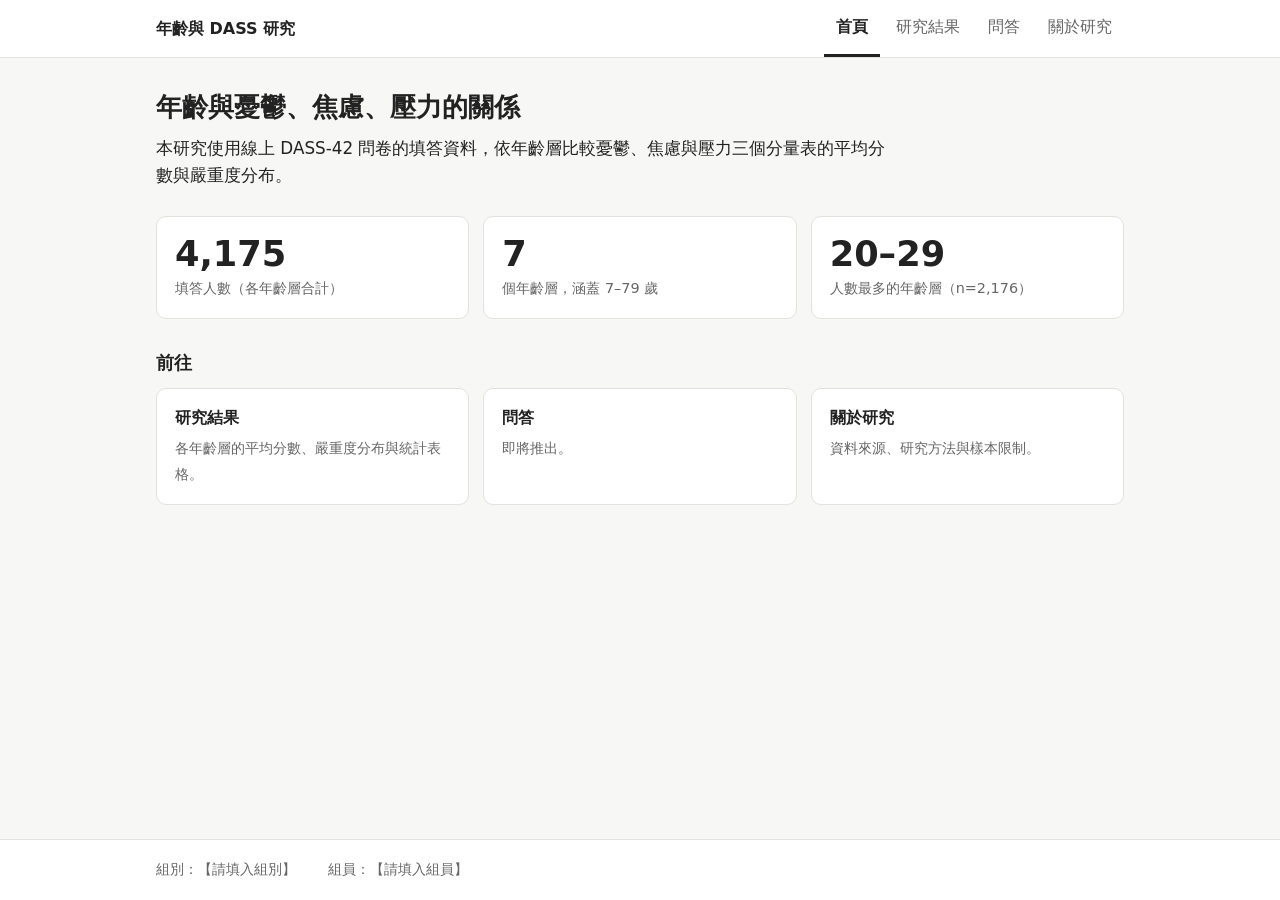
<file: index.html>
<!DOCTYPE html>
<html lang="zh-Hant">
<head>
<meta charset="UTF-8">
<meta name="viewport" content="width=device-width, initial-scale=1">
<title>年齡與憂鬱、焦慮、壓力的關係｜首頁</title>
<link rel="stylesheet" href="style.css">
</head>
<body>
<header class="site-header">
  <div class="bar">
    <a class="brand" href="index.html">年齡與 DASS 研究</a>
    <nav class="site-nav" aria-label="主要導覽"><a href="index.html" aria-current="page">首頁</a><a href="results.html">研究結果</a><a href="ask.html">問答</a><a href="about.html">關於研究</a></nav>
  </div>
</header>
<main class="wrap">
  <h1>年齡與憂鬱、焦慮、壓力的關係</h1>
  <p class="lead">本研究使用線上 DASS-42 問卷的填答資料，依年齡層比較憂鬱、焦慮與壓力三個分量表的平均分數與嚴重度分布。</p>

  <div class="stats" id="stats" aria-live="polite"></div>

  <h2 class="sec">前往</h2>
  <div class="entries">
    <a class="entry" href="results.html"><b>研究結果</b><span>各年齡層的平均分數、嚴重度分布與統計表格。</span></a>
    <a class="entry" href="ask.html"><b>問答</b><span>即將推出。</span></a>
    <a class="entry" href="about.html"><b>關於研究</b><span>資料來源、研究方法與樣本限制。</span></a>
  </div>
</main>
<footer class="site-footer">
  <div class="bar">
    <span>組別：【請填入組別】</span>
    <span>組員：【請填入組員】</span>
  </div>
</footer>
<script>
/* 摘要檔（依年齡層彙總，與研究結果頁相同） */
const CSV_TEXT = "年齡層,下限,上限,人數,憂鬱平均,憂鬱SD,焦慮平均,焦慮SD,壓力平均,壓力SD\n7-19,7,19,1421,22.76213934,12.03702045,18.30119634,10.20656679,22.66502463,10.31082269\n20-29,20,29,2176,20.05009191,11.88178438,15.37178309,9.718905087,20.57077206,10.18683173\n30-39,30,39,362,17.44751381,12.59968592,11.09944751,9.054225669,18.29834254,10.67445484\n40-49,40,49,120,14.74166667,12.31484438,9.516666667,9.017241499,17.18333333,10.87050078\n50-59,50,59,68,14.23529412,12.18405815,7.764705882,8.199231211,15.22058824,10.46650035\n60-69,60,69,25,14.52,14.71994112,9,9.746794345,14.44,10.89755324\n70-79,70,79,3,25.66666667,17.89785834,8.666666667,10.69267662,21,15.62049935\n,,,,,,,,,\n,,,,,,,,,\n,,,,,,,,,\n等級,憂鬱下限,憂鬱上限,焦慮下限,焦慮上限,壓力下限,壓力上限,,,\n正常,0,9,0,7,0,14,,,\n輕度,10,13,8,9,15,18,,,\n中度,14,20,10,14,19,25,,,\n重度,21,27,15,19,26,33,,,\n極重度,28,999,20,999,34,999,,,\n,,,,,,,,,\n,,,,,,,,,\n憂鬱,,,,,,,,,\n年齡層,下限,上限,正常,輕度,中度,重度,極重度,合計,\n7-19,7,19,252,105,260,247,557,1421,\n20-29,20,29,506,229,430,359,652,2176,\n30-39,30,39,127,38,55,43,99,362,\n40-49,40,49,52,14,19,11,24,120,\n50-59,50,59,34,6,11,6,11,68,\n60-69,60,69,14,2,2,1,6,25,\n70-79,70,79,1,0,0,0,2,3,\n,,,,,,,,,\n,,,,,,,,,\n焦慮,,,,,,,,,\n年齡層,下限,上限,正常,輕度,中度,重度,極重度,合計,\n7-19,7,19,248,86,235,219,633,1421,\n20-29,20,29,537,170,439,341,689,2176,\n30-39,30,39,163,33,68,37,61,362,\n40-49,40,49,63,12,17,9,19,120,\n50-59,50,59,42,5,8,6,7,68,\n60-69,60,69,15,1,3,1,5,25,\n70-79,70,79,2,0,0,0,1,3,\n,,,,,,,,,\n,,,,,,,,,\n壓力,,,,,,,,,\n年齡層,下限,上限,正常,輕度,中度,重度,極重度,合計,\n7-19,7,19,346,160,318,344,253,1421,\n20-29,20,29,675,276,521,434,270,2176,\n30-39,30,39,149,56,55,64,38,362,\n40-49,40,49,54,17,18,16,15,120,\n50-59,50,59,39,7,11,6,5,68,\n60-69,60,69,14,4,3,2,2,25,\n70-79,70,79,1,0,0,2,0,3,\n";

function parseCSV(text){
  const rows=[]; let row=[], cur="", q=false;
  for(let i=0;i<text.length;i++){
    const c=text[i];
    if(q){
      if(c==='"'){ if(text[i+1]==='"'){cur+='"';i++;} else q=false; }
      else cur+=c;
    }else if(c==='"') q=true;
    else if(c===","){ row.push(cur); cur=""; }
    else if(c==="\n"||c==="\r"){
      if(c==="\r"&&text[i+1]==="\n") i++;
      row.push(cur); cur=""; rows.push(row); row=[];
    }else cur+=c;
  }
  if(cur!==""||row.length){ row.push(cur); rows.push(row); }
  return rows;
}


(function(){
  const rows=parseCSV(CSV_TEXT);
  const cell=(r,c)=>String((rows[r]||[])[c]??"").trim();
  let h=-1;
  for(let r=0;r<rows.length;r++) if(cell(r,0)==="年齡層"&&cell(r,3)==="人數"){h=r;break;}
  const box=document.getElementById("stats");
  if(h<0){ box.innerHTML='<p class="stat">無法讀取摘要檔。</p>'; return; }
  const groups=[];
  for(let r=h+1;r<rows.length&&cell(r,0)!=="";r++){
    groups.push({g:cell(r,0).replace(/\s*[-–—]\s*/g,"–"),lo:parseFloat(cell(r,1)),hi:parseFloat(cell(r,2)),n:parseFloat(cell(r,3))});
  }
  const total=groups.reduce((a,x)=>a+x.n,0);
  const big=groups.reduce((a,x)=>x.n>a.n?x:a,groups[0]);
  const lo=Math.min(...groups.map(x=>x.lo)), hi=Math.max(...groups.map(x=>x.hi));
  const cards=[
    [total.toLocaleString(),"填答人數（各年齡層合計）"],
    [String(groups.length),`個年齡層，涵蓋 ${lo}–${hi} 歲`],
    [big.g,`人數最多的年齡層（n=${big.n.toLocaleString()}）`]
  ];
  box.innerHTML=cards.map(c=>`<p class="stat"><span class="num">${c[0]}</span><span class="cap">${c[1]}</span></p>`).join("");
})();
</script>
</body>
</html>
</file>
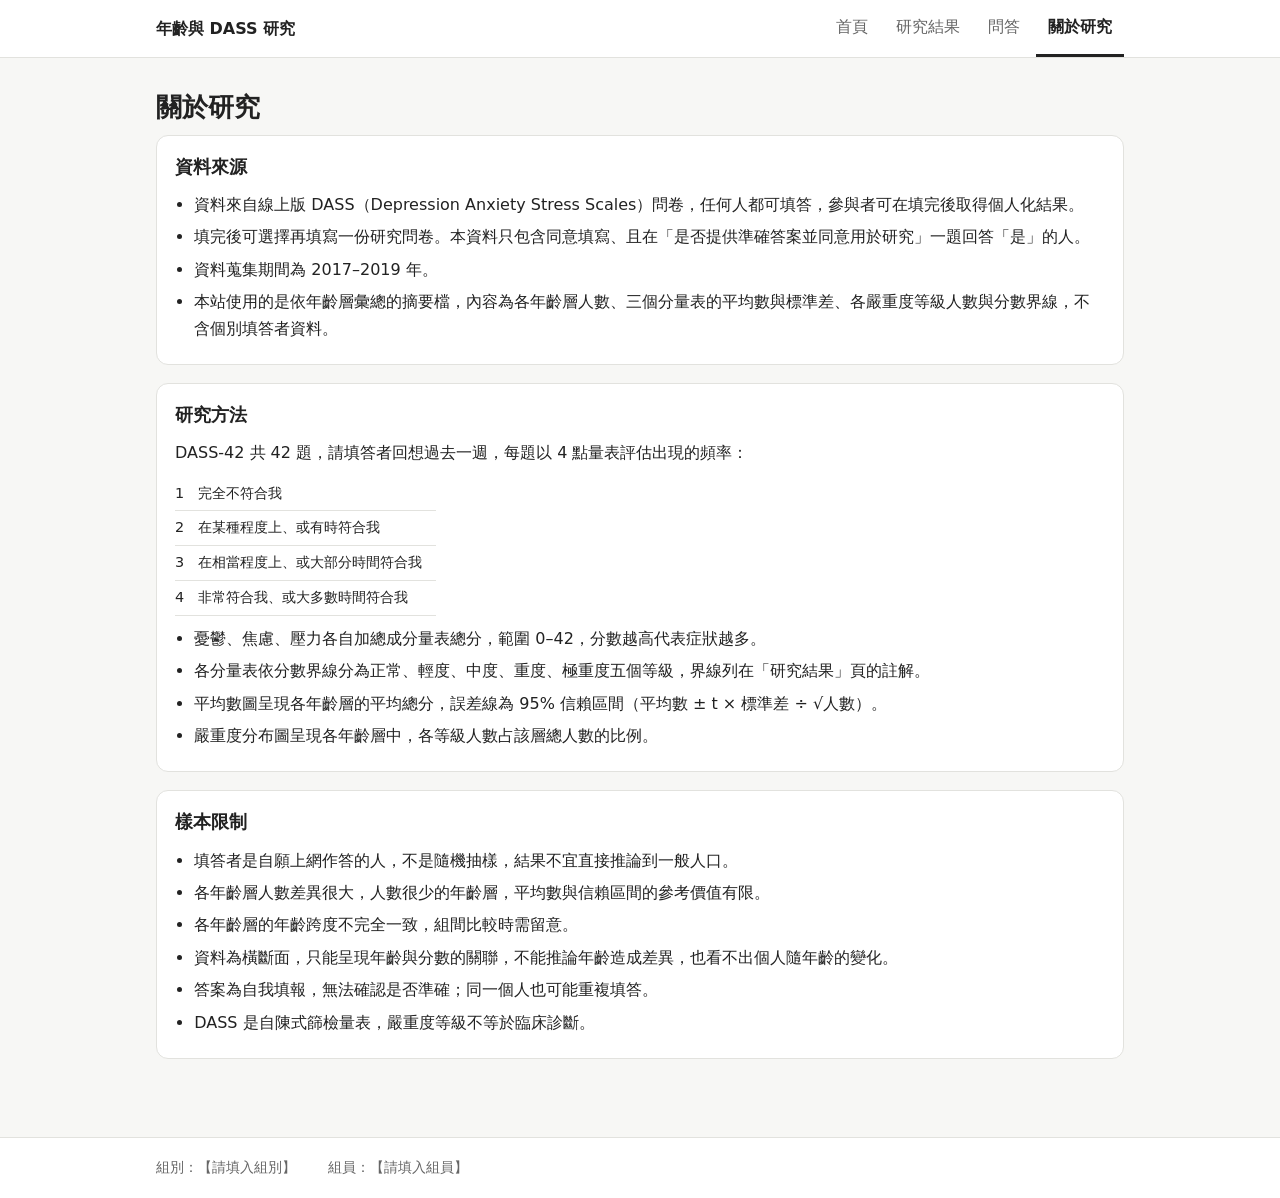
<file: about.html>
<!DOCTYPE html>
<html lang="zh-Hant">
<head>
<meta charset="UTF-8">
<meta name="viewport" content="width=device-width, initial-scale=1">
<title>關於研究｜年齡與憂鬱、焦慮、壓力的關係</title>
<link rel="stylesheet" href="style.css">
</head>
<body>
<header class="site-header">
  <div class="bar">
    <a class="brand" href="index.html">年齡與 DASS 研究</a>
    <nav class="site-nav" aria-label="主要導覽"><a href="index.html">首頁</a><a href="results.html">研究結果</a><a href="ask.html">問答</a><a href="about.html" aria-current="page">關於研究</a></nav>
  </div>
</header>
<main class="wrap">
  <h1>關於研究</h1>
  <div class="about">
    <div class="card">
      <h2>資料來源</h2>
      <ul>
        <li>資料來自線上版 DASS（Depression Anxiety Stress Scales）問卷，任何人都可填答，參與者可在填完後取得個人化結果。</li>
        <li>填完後可選擇再填寫一份研究問卷。本資料只包含同意填寫、且在「是否提供準確答案並同意用於研究」一題回答「是」的人。</li>
        <li>資料蒐集期間為 2017–2019 年。</li>
        <li>本站使用的是依年齡層彙總的摘要檔，內容為各年齡層人數、三個分量表的平均數與標準差、各嚴重度等級人數與分數界線，不含個別填答者資料。</li>
      </ul>
    </div>
    <div class="card">
      <h2>研究方法</h2>
      <p>DASS-42 共 42 題，請填答者回想過去一週，每題以 4 點量表評估出現的頻率：</p>
      <table class="scale">
        <tr><td>1</td><td>完全不符合我</td></tr>
        <tr><td>2</td><td>在某種程度上、或有時符合我</td></tr>
        <tr><td>3</td><td>在相當程度上、或大部分時間符合我</td></tr>
        <tr><td>4</td><td>非常符合我、或大多數時間符合我</td></tr>
      </table>
      <ul>
        <li>憂鬱、焦慮、壓力各自加總成分量表總分，範圍 0–42，分數越高代表症狀越多。</li>
        <li>各分量表依分數界線分為正常、輕度、中度、重度、極重度五個等級，界線列在「研究結果」頁的註解。</li>
        <li>平均數圖呈現各年齡層的平均總分，誤差線為 95% 信賴區間（平均數 ± t × 標準差 ÷ √人數）。</li>
        <li>嚴重度分布圖呈現各年齡層中，各等級人數占該層總人數的比例。</li>
      </ul>
    </div>
    <div class="card">
      <h2>樣本限制</h2>
      <ul>
        <li>填答者是自願上網作答的人，不是隨機抽樣，結果不宜直接推論到一般人口。</li>
        <li>各年齡層人數差異很大，人數很少的年齡層，平均數與信賴區間的參考價值有限。</li>
        <li>各年齡層的年齡跨度不完全一致，組間比較時需留意。</li>
        <li>資料為橫斷面，只能呈現年齡與分數的關聯，不能推論年齡造成差異，也看不出個人隨年齡的變化。</li>
        <li>答案為自我填報，無法確認是否準確；同一個人也可能重複填答。</li>
        <li>DASS 是自陳式篩檢量表，嚴重度等級不等於臨床診斷。</li>
      </ul>
    </div>
  </div>
</main>
<footer class="site-footer">
  <div class="bar">
    <span>組別：【請填入組別】</span>
    <span>組員：【請填入組員】</span>
  </div>
</footer>

</body>
</html>
</file>
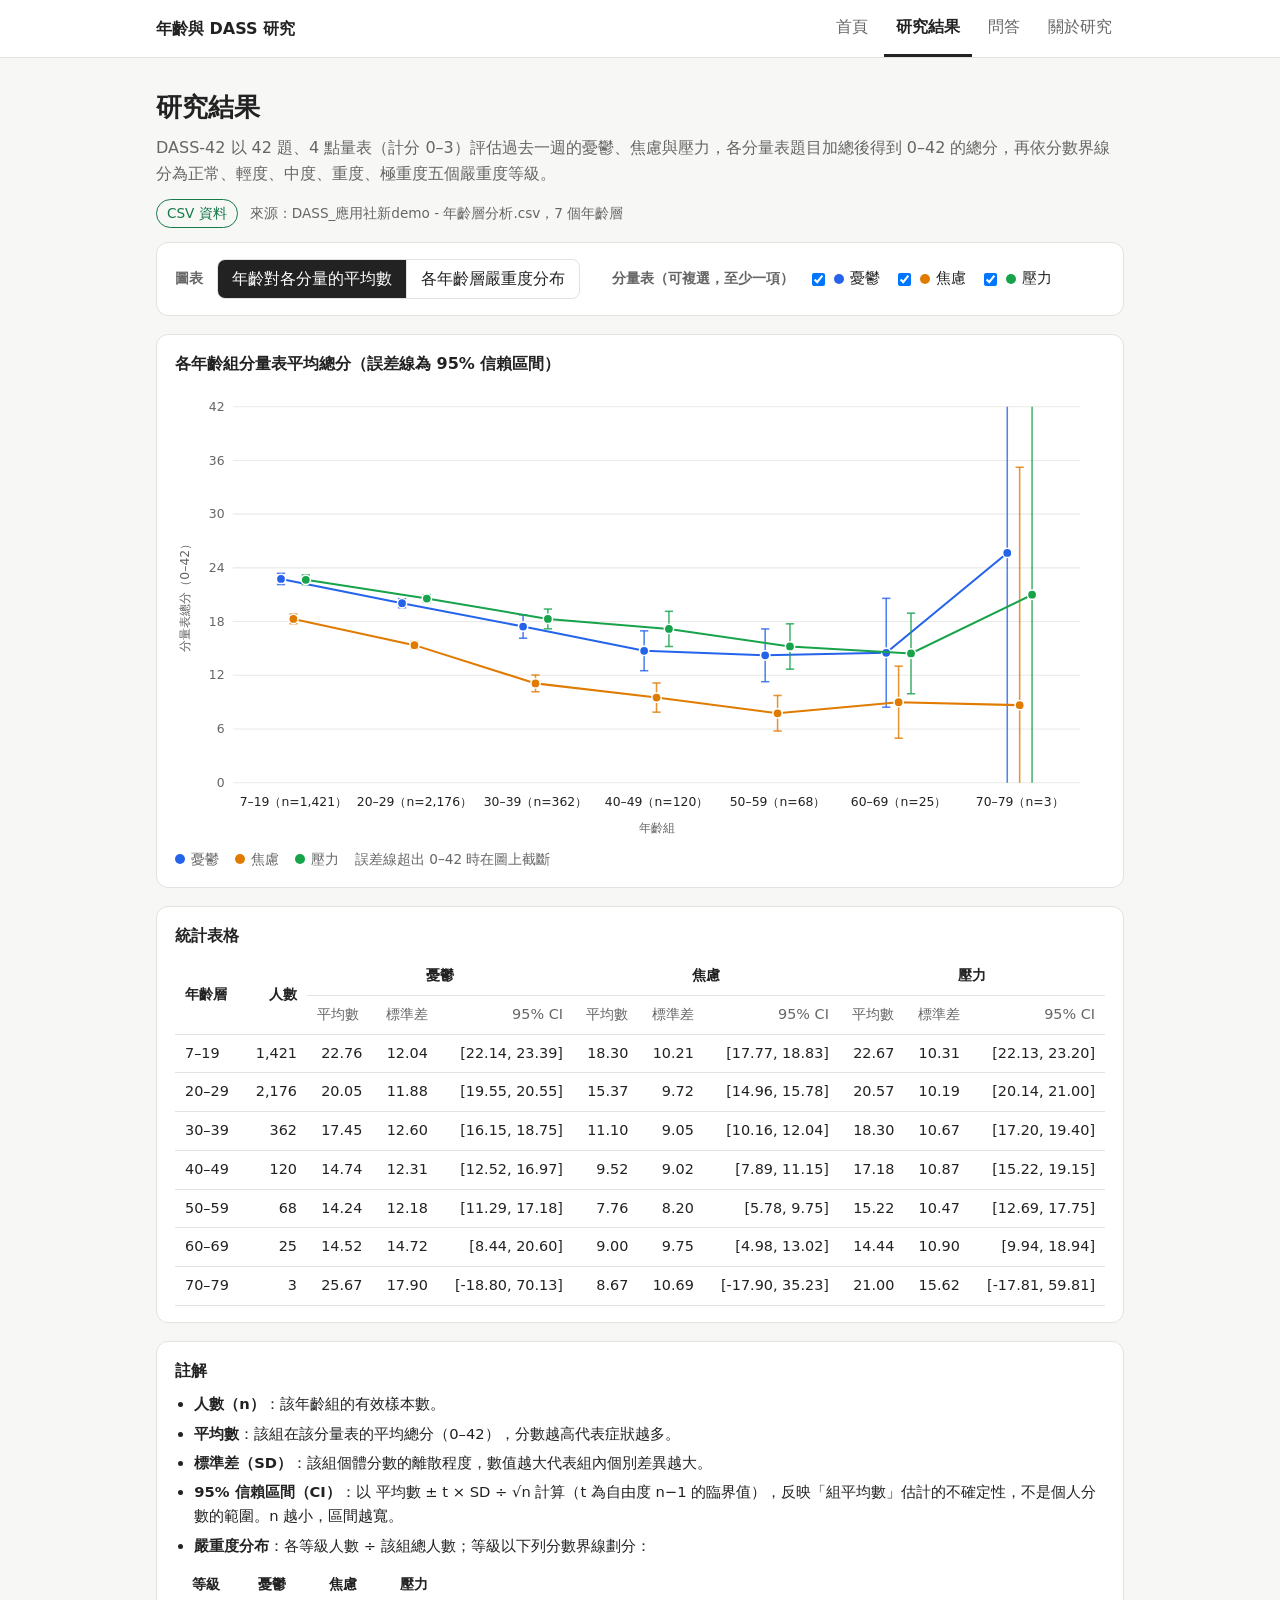
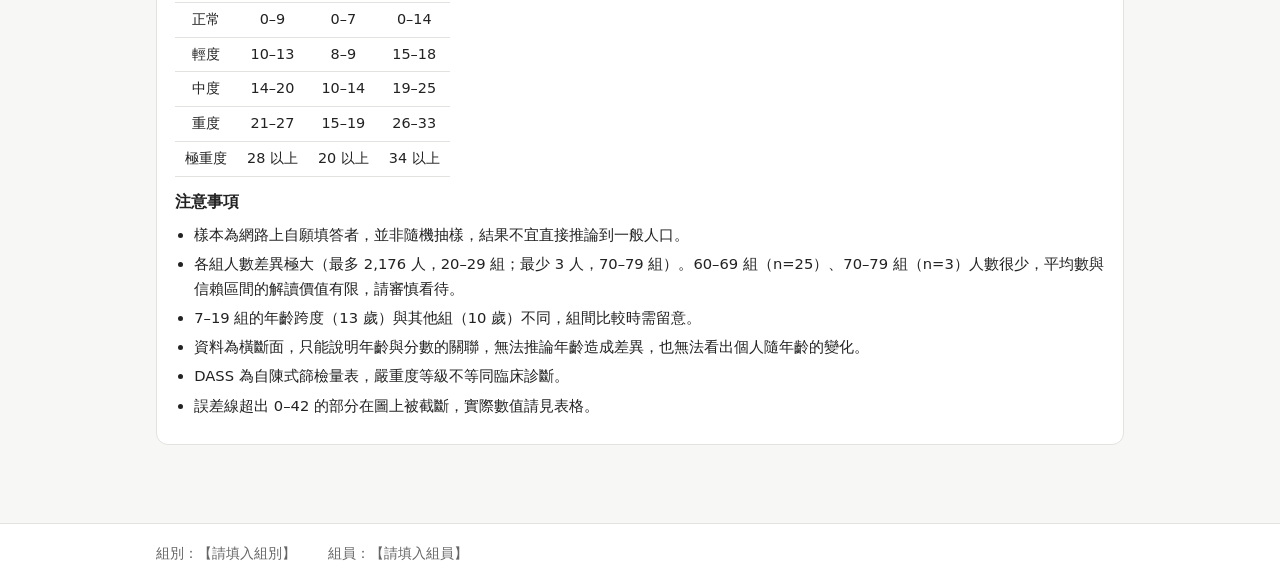
<file: results.html>
<!DOCTYPE html>
<html lang="zh-Hant">
<head>
<meta charset="UTF-8">
<meta name="viewport" content="width=device-width, initial-scale=1">
<title>研究結果｜年齡與憂鬱、焦慮、壓力的關係</title>
<link rel="stylesheet" href="style.css">
</head>
<body>
<header class="site-header">
  <div class="bar">
    <a class="brand" href="index.html">年齡與 DASS 研究</a>
    <nav class="site-nav" aria-label="主要導覽"><a href="index.html">首頁</a><a href="results.html" aria-current="page">研究結果</a><a href="ask.html">問答</a><a href="about.html">關於研究</a></nav>
  </div>
</header>
<main class="wrap">
  <h1>研究結果</h1>
  <p class="intro">DASS-42 以 42 題、4 點量表（計分 0–3）評估過去一週的憂鬱、焦慮與壓力，各分量表題目加總後得到 0–42 的總分，再依分數界線分為正常、輕度、中度、重度、極重度五個嚴重度等級。</p>
  
  <div class="status" id="status"></div>
  
  <div class="card">
    <div class="controls">
      <div class="group">
        <span class="lbl">圖表</span>
        <div class="seg" id="chartSeg">
          <button data-chart="mean" class="on">年齡對各分量的平均數</button>
          <button data-chart="dist">各年齡層嚴重度分布</button>
        </div>
      </div>
      <div class="group" id="subControls"></div>
    </div>
  </div>
  
  <div class="card">
    <p class="ch-title" id="chartTitle"></p>
    <div class="chart-scroll"><svg id="svg" role="img"></svg></div>
    <div class="legend" id="legend"></div>
  </div>
  
  <div class="card">
    <p class="ch-title">統計表格</p>
    <div class="tbl-scroll"><table id="tbl"></table></div>
  </div>
  
  <div class="card notes" id="notes"></div>
  <div class="tip" id="tip"></div>
</main>
<footer class="site-footer">
  <div class="bar">
    <span>組別：【請填入組別】</span>
    <span>組員：【請填入組員】</span>
  </div>
</footer>
<script>
/* ===== 預設值（載入 CSV 前的占位，載入後會被 CSV 取代）===== */
let AGE = [
  {g:"7–19",  lo:7,  hi:19, n:1421},
  {g:"20–29", lo:20, hi:29, n:2176},
  {g:"30–39", lo:30, hi:39, n:362},
  {g:"40–49", lo:40, hi:49, n:120},
  {g:"50–59", lo:50, hi:59, n:68},
  {g:"60–69", lo:60, hi:69, n:25},
  {g:"70–79", lo:70, hi:79, n:3}
];
let SUBS = {
  dep:{name:"憂鬱", color:"var(--c-dep)", mean:[22.76213934,20.05009191,17.44751381,14.74166667,14.23529412,14.52,25.66666667],
       sd:[12.03702045,11.88178438,12.59968592,12.31484438,12.18405815,14.71994112,17.89785834],
       lv:[[252,105,260,247,557],[506,229,430,359,652],[127,38,55,43,99],[52,14,19,11,24],[34,6,11,6,11],[14,2,2,1,6],[1,0,0,0,2]],
       cut:[[0,9],[10,13],[14,20],[21,27],[28,null]]},
  anx:{name:"焦慮", color:"var(--c-anx)", mean:[18.30119634,15.37178309,11.09944751,9.516666667,7.764705882,9,8.666666667],
       sd:[10.20656679,9.718905087,9.054225669,9.017241499,8.199231211,9.746794345,10.69267662],
       lv:[[248,86,235,219,633],[537,170,439,341,689],[163,33,68,37,61],[63,12,17,9,19],[42,5,8,6,7],[15,1,3,1,5],[2,0,0,0,1]],
       cut:[[0,7],[8,9],[10,14],[15,19],[20,null]]},
  str:{name:"壓力", color:"var(--c-str)", mean:[22.66502463,20.57077206,18.29834254,17.18333333,15.22058824,14.44,21],
       sd:[10.31082269,10.18683173,10.67445484,10.87050078,10.46650035,10.89755324,15.62049935],
       lv:[[346,160,318,344,253],[675,276,521,434,270],[149,56,55,64,38],[54,17,18,16,15],[39,7,11,6,5],[14,4,3,2,2],[1,0,0,2,0]],
       cut:[[0,14],[15,18],[19,25],[26,33],[34,null]]}
};
const LEVELS = ["正常","輕度","中度","重度","極重度"];
const LV_COLORS = ["#cfe3d4","#f6e27a","#f2b062","#e0654f","#9b1c31"];
const LV_TEXT   = ["#222","#222","#222","#fff","#fff"];

/* t 臨界值（雙尾 95%，df=1–30），df>30 用近似式 */
const T95 = [12.706,4.303,3.182,2.776,2.571,2.447,2.365,2.306,2.262,2.228,2.201,2.179,2.160,2.145,2.131,
             2.120,2.110,2.101,2.093,2.086,2.080,2.074,2.069,2.064,2.060,2.056,2.052,2.048,2.045,2.042];
function tCrit(df){ return df<=30 ? T95[df-1] : 1.96 + 2.37/df; }
function ci(i,k){
  const s=SUBS[k], n=AGE[i].n, se=s.sd[i]/Math.sqrt(n), t=tCrit(n-1);
  return {lo:s.mean[i]-t*se, hi:s.mean[i]+t*se};
}
const f2 = x=>x.toFixed(2), f1 = x=>x.toFixed(1);
const labelOf = i=>`${AGE[i].g}（n=${AGE[i].n.toLocaleString()}）`;

/* ===== 狀態 ===== */
const state = {chart:"mean", multi:new Set(["dep","anx","str"]), single:"dep"};
const svg = document.getElementById("svg");
const tip = document.getElementById("tip");
const NS = "http://www.w3.org/2000/svg";

function el(tag, attrs={}, parent=svg, text){
  const e=document.createElementNS(NS,tag);
  for(const k in attrs) e.setAttribute(k,attrs[k]);
  if(text!==undefined) e.textContent=text;
  parent.appendChild(e); return e;
}
function showTip(ev,html){
  tip.innerHTML=html; tip.style.opacity=1; moveTip(ev);
}
function moveTip(ev){
  const w=tip.offsetWidth, h=tip.offsetHeight;
  let x=ev.clientX+14, y=ev.clientY-h-10;
  if(x+w>window.innerWidth-6) x=ev.clientX-w-14;
  if(y<6) y=ev.clientY+16;
  tip.style.left=x+"px"; tip.style.top=y+"px";
}
function hideTip(){ tip.style.opacity=0; }
function hover(node,html){
  node.addEventListener("mouseenter",e=>showTip(e,html));
  node.addEventListener("mousemove",moveTip);
  node.addEventListener("mouseleave",hideTip);
}

/* ===== 控制項 ===== */
function renderControls(){
  const box=document.getElementById("subControls");
  box.innerHTML="";
  const lbl=document.createElement("span"); lbl.className="lbl";
  lbl.textContent = state.chart==="mean" ? "分量表（可複選，至少一項）" : "分量表（單選）";
  box.appendChild(lbl);
  for(const k in SUBS){
    const l=document.createElement("label"); l.className="opt";
    const inp=document.createElement("input");
    inp.type = state.chart==="mean" ? "checkbox" : "radio";
    inp.name="sub";
    inp.checked = state.chart==="mean" ? state.multi.has(k) : state.single===k;
    inp.addEventListener("change",()=>{
      if(state.chart==="mean"){
        if(inp.checked) state.multi.add(k);
        else if(state.multi.size>1) state.multi.delete(k);
        else inp.checked=true;           // 至少保留一個
      }else{
        state.single=k;
      }
      draw();
    });
    const dot=document.createElement("span"); dot.className="dot"; dot.style.background=SUBS[k].color;
    l.append(inp,dot,document.createTextNode(SUBS[k].name));
    box.appendChild(l);
  }
}
document.querySelectorAll("#chartSeg button").forEach(b=>{
  b.addEventListener("click",()=>{
    state.chart=b.dataset.chart;
    document.querySelectorAll("#chartSeg button").forEach(x=>x.classList.toggle("on",x===b));
    renderControls(); draw();
  });
});

/* ===== 圖表一：折線圖 ===== */
function drawMean(){
  const keys=[...state.multi].sort((a,b)=>Object.keys(SUBS).indexOf(a)-Object.keys(SUBS).indexOf(b));
  const W=900,H=440,m={l:56,r:24,t:20,b:56};
  svg.setAttribute("viewBox",`0 0 ${W} ${H}`);
  const pw=W-m.l-m.r, ph=H-m.t-m.b;
  const X=i=>m.l+pw*(i+0.5)/AGE.length;
  const Y=v=>m.t+ph*(1-Math.min(Math.max(v,0),42)/42);

  for(let v=0;v<=42;v+=6){
    el("line",{x1:m.l,x2:W-m.r,y1:Y(v),y2:Y(v),stroke:"var(--grid)"});
    el("text",{x:m.l-8,y:Y(v)+4,"text-anchor":"end",class:"axis-t"},svg,v);
  }
  el("text",{x:14,y:m.t+ph/2,transform:`rotate(-90 14 ${m.t+ph/2})`,"text-anchor":"middle",class:"axis-t"},svg,"分量表總分（0–42）");
  AGE.forEach((_,i)=>{
    el("text",{x:X(i),y:H-m.b+22,"text-anchor":"middle","font-size":12},svg,labelOf(i));
  });
  el("text",{x:m.l+pw/2,y:H-8,"text-anchor":"middle",class:"axis-t"},svg,"年齡組");

  const off = keys.length===1?0:12;
  keys.forEach((k,ki)=>{
    const s=SUBS[k], dx=(ki-(keys.length-1)/2)*off;
    const pts=AGE.map((_,i)=>[X(i)+dx,Y(s.mean[i])]);
    el("polyline",{points:pts.map(p=>p.join(",")).join(" "),fill:"none",stroke:s.color,"stroke-width":2});
    AGE.forEach((_,i)=>{
      const c=ci(i,k), x=X(i)+dx;
      const yl=Y(c.lo), yh=Y(c.hi);
      el("line",{x1:x,x2:x,y1:yl,y2:yh,stroke:s.color,"stroke-width":1.5,opacity:.8});
      if(c.hi<=42) el("line",{x1:x-4,x2:x+4,y1:yh,y2:yh,stroke:s.color,"stroke-width":1.5,opacity:.8});
      if(c.lo>=0)  el("line",{x1:x-4,x2:x+4,y1:yl,y2:yl,stroke:s.color,"stroke-width":1.5,opacity:.8});
      el("circle",{cx:x,cy:Y(s.mean[i]),r:4.5,fill:s.color,stroke:"var(--card)","stroke-width":1.5});
      const hit=el("circle",{cx:x,cy:Y(s.mean[i]),r:11,fill:"transparent",style:"cursor:pointer"});
      hover(hit,`<b>${s.name}｜${AGE[i].g}</b><br>平均數：${f2(s.mean[i])}<br>標準差：${f2(s.sd[i])}`);
    });
  });
  document.getElementById("chartTitle").textContent="各年齡組分量表平均總分（誤差線為 95% 信賴區間）";
  document.getElementById("legend").innerHTML =
    keys.map(k=>`<span><i class="dot" style="background:${SUBS[k].color}"></i>${SUBS[k].name}</span>`).join("")
    + `<span>誤差線超出 0–42 時在圖上截斷</span>`;
}

/* ===== 圖表二：堆疊長條圖 ===== */
function drawDist(){
  const k=state.single, s=SUBS[k];
  const rowH=46, W=900, m={l:150,r:24,t:16,b:50};
  const H=m.t+m.b+rowH*AGE.length;
  svg.setAttribute("viewBox",`0 0 ${W} ${H}`);
  const pw=W-m.l-m.r, X=p=>m.l+pw*p/100;
  for(let p=0;p<=100;p+=20){
    el("line",{x1:X(p),x2:X(p),y1:m.t,y2:H-m.b,stroke:"var(--grid)"});
    el("text",{x:X(p),y:H-m.b+18,"text-anchor":"middle",class:"axis-t"},svg,p+"%");
  }
  el("text",{x:m.l+pw/2,y:H-8,"text-anchor":"middle",class:"axis-t"},svg,"各嚴重度等級占比");
  AGE.forEach((a,i)=>{
    const y=m.t+i*rowH+7, bh=rowH-14;
    el("text",{x:m.l-10,y:y+bh/2+4,"text-anchor":"end","font-size":12},svg,labelOf(i));
    let acc=0;
    s.lv[i].forEach((c,j)=>{
      const pct=c/a.n*100;
      if(pct>0){
        const r=el("rect",{x:X(acc),y,width:X(acc+pct)-X(acc),height:bh,fill:LV_COLORS[j],stroke:"var(--card)","stroke-width":1});
        hover(r,`<b>${s.name}｜${a.g}</b><br>${LEVELS[j]}：${f1(pct)}%（${c} 人）`);
        if(pct>=6) el("text",{x:(X(acc)+X(acc+pct))/2,y:y+bh/2+4,"text-anchor":"middle","font-size":11,
          style:"pointer-events:none;fill:"+LV_TEXT[j]+" !important"},svg,f1(pct)+"%");
      }
      acc+=pct;
    });
  });
  document.getElementById("chartTitle").textContent=`各年齡層「${s.name}」嚴重度分布`;
  document.getElementById("legend").innerHTML =
    LEVELS.map((l,j)=>`<span><i class="dot" style="background:${LV_COLORS[j]};border-radius:2px"></i>${l}</span>`).join("");
}

/* ===== 表格 ===== */
function drawTable(){
  const t=document.getElementById("tbl");
  if(state.chart==="mean"){
    const keys=[...state.multi].sort((a,b)=>Object.keys(SUBS).indexOf(a)-Object.keys(SUBS).indexOf(b));
    let h=`<thead><tr><th rowspan="2">年齡層</th><th rowspan="2">人數</th>`;
    keys.forEach(k=>h+=`<th colspan="3" style="text-align:center">${SUBS[k].name}</th>`);
    h+=`</tr><tr class="sub">`;
    keys.forEach(()=>h+=`<th>平均數</th><th>標準差</th><th>95% CI</th>`);
    h+=`</tr></thead><tbody>`;
    AGE.forEach((a,i)=>{
      h+=`<tr><td>${a.g}</td><td>${a.n.toLocaleString()}</td>`;
      keys.forEach(k=>{
        const c=ci(i,k);
        h+=`<td>${f2(SUBS[k].mean[i])}</td><td>${f2(SUBS[k].sd[i])}</td><td>[${f2(c.lo)}, ${f2(c.hi)}]</td>`;
      });
      h+=`</tr>`;
    });
    t.innerHTML=h+`</tbody>`;
  }else{
    const s=SUBS[state.single];
    let h=`<thead><tr><th>年齡層</th><th>人數</th>`+LEVELS.map(l=>`<th>${l}</th>`).join("")+`</tr></thead><tbody>`;
    AGE.forEach((a,i)=>{
      h+=`<tr><td>${a.g}</td><td>${a.n.toLocaleString()}</td>`+
        s.lv[i].map(c=>`<td>${c}（${f1(c/a.n*100)}%）</td>`).join("")+`</tr>`;
    });
    t.innerHTML=h+`</tbody>`;
  }
}

/* ===== 註解 ===== */
function cutTable(){
  let h=`<table class="cut"><thead><tr><th>等級</th>`+Object.values(SUBS).map(s=>`<th>${s.name}</th>`).join("")+`</tr></thead><tbody>`;
  LEVELS.forEach((l,j)=>{
    h+=`<tr><td>${l}</td>`+Object.values(SUBS).map(s=>{
      const [a,b]=s.cut[j]; return `<td>${b===null?a+" 以上":a+"–"+b}</td>`;
    }).join("")+`</tr>`;
  });
  return h+`</tbody></table>`;
}
function renderNotes(){
  const ns=AGE.map(a=>a.n), max=Math.max(...ns), min=Math.min(...ns);
  const maxG=AGE[ns.indexOf(max)].g, minG=AGE[ns.indexOf(min)].g;
  const small=AGE.filter(a=>a.n<30);
  const smallTxt=small.length
    ? `${small.map(a=>`${a.g} 組（n=${a.n}）`).join("、")}人數很少，平均數與信賴區間的解讀價值有限，請審慎看待。`
    : "";
  const w=AGE.map(a=>a.hi-a.lo+1);
  const cnt={}; w.forEach(x=>cnt[x]=(cnt[x]||0)+1);
  const mode=+Object.keys(cnt).sort((x,y)=>cnt[y]-cnt[x])[0];
  const odd=AGE.filter((a,i)=>w[i]!==mode);
  const oddTxt=odd.length
    ? `<li>${odd.map(a=>`${a.g} 組的年齡跨度（${a.hi-a.lo+1} 歲）`).join("、")}與其他組（${mode} 歲）不同，組間比較時需留意。</li>`
    : "";
  document.getElementById("notes").innerHTML = `
  <h2>註解</h2>
  <ul>
    <li><b>人數（n）</b>：該年齡組的有效樣本數。</li>
    <li><b>平均數</b>：該組在該分量表的平均總分（0–42），分數越高代表症狀越多。</li>
    <li><b>標準差（SD）</b>：該組個體分數的離散程度，數值越大代表組內個別差異越大。</li>
    <li><b>95% 信賴區間（CI）</b>：以 平均數 ± t × SD ÷ √n 計算（t 為自由度 n−1 的臨界值），反映「組平均數」估計的不確定性，不是個人分數的範圍。n 越小，區間越寬。</li>
    <li><b>嚴重度分布</b>：各等級人數 ÷ 該組總人數；等級以下列分數界線劃分：</li>
  </ul>
  ${cutTable()}
  <h2>注意事項</h2>
  <ul>
    <li>樣本為網路上自願填答者，並非隨機抽樣，結果不宜直接推論到一般人口。</li>
    <li>各組人數差異極大（最多 ${max.toLocaleString()} 人，${maxG} 組；最少 ${min.toLocaleString()} 人，${minG} 組）。${smallTxt}</li>
    ${oddTxt}
    <li>資料為橫斷面，只能說明年齡與分數的關聯，無法推論年齡造成差異，也無法看出個人隨年齡的變化。</li>
    <li>DASS 為自陳式篩檢量表，嚴重度等級不等同臨床診斷。</li>
    <li>誤差線超出 0–42 的部分在圖上被截斷，實際數值請見表格。</li>
  </ul>`;
}

/* ===== 資料來源：CSV（DASS_應用社新demo - 年齡層分析.csv）===== */
const CSV_NAME = "DASS_應用社新demo - 年齡層分析.csv";
const CSV_TEXT = "年齡層,下限,上限,人數,憂鬱平均,憂鬱SD,焦慮平均,焦慮SD,壓力平均,壓力SD\n7-19,7,19,1421,22.76213934,12.03702045,18.30119634,10.20656679,22.66502463,10.31082269\n20-29,20,29,2176,20.05009191,11.88178438,15.37178309,9.718905087,20.57077206,10.18683173\n30-39,30,39,362,17.44751381,12.59968592,11.09944751,9.054225669,18.29834254,10.67445484\n40-49,40,49,120,14.74166667,12.31484438,9.516666667,9.017241499,17.18333333,10.87050078\n50-59,50,59,68,14.23529412,12.18405815,7.764705882,8.199231211,15.22058824,10.46650035\n60-69,60,69,25,14.52,14.71994112,9,9.746794345,14.44,10.89755324\n70-79,70,79,3,25.66666667,17.89785834,8.666666667,10.69267662,21,15.62049935\n,,,,,,,,,\n,,,,,,,,,\n,,,,,,,,,\n等級,憂鬱下限,憂鬱上限,焦慮下限,焦慮上限,壓力下限,壓力上限,,,\n正常,0,9,0,7,0,14,,,\n輕度,10,13,8,9,15,18,,,\n中度,14,20,10,14,19,25,,,\n重度,21,27,15,19,26,33,,,\n極重度,28,999,20,999,34,999,,,\n,,,,,,,,,\n,,,,,,,,,\n憂鬱,,,,,,,,,\n年齡層,下限,上限,正常,輕度,中度,重度,極重度,合計,\n7-19,7,19,252,105,260,247,557,1421,\n20-29,20,29,506,229,430,359,652,2176,\n30-39,30,39,127,38,55,43,99,362,\n40-49,40,49,52,14,19,11,24,120,\n50-59,50,59,34,6,11,6,11,68,\n60-69,60,69,14,2,2,1,6,25,\n70-79,70,79,1,0,0,0,2,3,\n,,,,,,,,,\n,,,,,,,,,\n焦慮,,,,,,,,,\n年齡層,下限,上限,正常,輕度,中度,重度,極重度,合計,\n7-19,7,19,248,86,235,219,633,1421,\n20-29,20,29,537,170,439,341,689,2176,\n30-39,30,39,163,33,68,37,61,362,\n40-49,40,49,63,12,17,9,19,120,\n50-59,50,59,42,5,8,6,7,68,\n60-69,60,69,15,1,3,1,5,25,\n70-79,70,79,2,0,0,0,1,3,\n,,,,,,,,,\n,,,,,,,,,\n壓力,,,,,,,,,\n年齡層,下限,上限,正常,輕度,中度,重度,極重度,合計,\n7-19,7,19,346,160,318,344,253,1421,\n20-29,20,29,675,276,521,434,270,2176,\n30-39,30,39,149,56,55,64,38,362,\n40-49,40,49,54,17,18,16,15,120,\n50-59,50,59,39,7,11,6,5,68,\n60-69,60,69,14,4,3,2,2,25,\n70-79,70,79,1,0,0,2,0,3,\n";

function parseCSV(text){
  const rows=[]; let row=[], cur="", q=false;
  for(let i=0;i<text.length;i++){
    const c=text[i];
    if(q){
      if(c==='"'){ if(text[i+1]==='"'){cur+='"';i++;} else q=false; }
      else cur+=c;
    }else if(c==='"') q=true;
    else if(c===","){ row.push(cur); cur=""; }
    else if(c==="\n"||c==="\r"){
      if(c==="\r"&&text[i+1]==="\n") i++;
      row.push(cur); cur=""; rows.push(row); row=[];
    }else cur+=c;
  }
  if(cur!==""||row.length){ row.push(cur); rows.push(row); }
  return rows;
}

function parseSheet(rows){
  const cell=(r,c)=>String((rows[r]||[])[c]??"").trim();
  const num=(r,c,what)=>{
    const x=parseFloat(cell(r,c).replace(/,/g,""));
    if(!isFinite(x)) throw new Error(`第 ${r+1} 列「${what}」不是有效數字`);
    return x;
  };
  const findRow=(fn)=>{ for(let r=0;r<rows.length;r++) if(fn(r)) return r; return -1; };
  const dash=g=>g.replace(/\s*[-–—]\s*/g,"–");

  // 主表
  const h=findRow(r=>cell(r,0)==="年齡層"&&cell(r,3)==="人數");
  if(h<0) throw new Error("找不到主表（年齡層／人數）");
  const main=[];
  for(let r=h+1;r<rows.length&&cell(r,0)!=="";r++){
    main.push({r, key:cell(r,0), g:dash(cell(r,0)), lo:num(r,1,"下限"), hi:num(r,2,"上限"), n:num(r,3,"人數")});
  }
  if(!main.length) throw new Error("主表沒有資料列");

  // 分數界線
  const ch=findRow(r=>cell(r,0)==="等級");
  if(ch<0) throw new Error("找不到分數界線表（等級）");
  const cutCols={dep:[1,2],anx:[3,4],str:[5,6]};
  const cuts={dep:[],anx:[],str:[]};
  LEVELS.forEach((l,j)=>{
    const r=ch+1+j;
    if(cell(r,0)!==l) throw new Error(`分數界線表第 ${r+1} 列應為「${l}」`);
    for(const k in cutCols){
      const lo=num(r,cutCols[k][0],`${l}下限`), hi=num(r,cutCols[k][1],`${l}上限`);
      cuts[k].push([lo, hi>=900?null:hi]);
    }
  });

  // 各分量表嚴重度人數
  const secName={dep:"憂鬱",anx:"焦慮",str:"壓力"};
  const meanCols={dep:[4,5],anx:[6,7],str:[8,9]};
  const out={};
  for(const k in secName){
    const sr=findRow(r=>cell(r,0)===secName[k]&&cell(r+1,0)==="年齡層"&&cell(r+1,3)==="正常");
    if(sr<0) throw new Error(`找不到「${secName[k]}」嚴重度表`);
    LEVELS.forEach((l,j)=>{ if(cell(sr+1,3+j)!==l) throw new Error(`「${secName[k]}」嚴重度表欄位順序應為 ${LEVELS.join("、")}`); });
    const lookup={};
    for(let r=sr+2;r<rows.length&&cell(r,0)!=="";r++) lookup[cell(r,0)]=r;
    const lv=main.map(m=>{
      const r=lookup[m.key];
      if(r===undefined) throw new Error(`「${secName[k]}」嚴重度表缺少年齡層 ${m.key}`);
      const c=LEVELS.map((l,j)=>num(r,3+j,`${secName[k]}${l}`));
      const tot=num(r,8,`${secName[k]}合計`);
      if(c.reduce((x,y)=>x+y,0)!==tot||tot!==m.n)
        throw new Error(`「${secName[k]}」${m.key} 的各等級人數加總與合計／主表人數不符`);
      return c;
    });
    out[k]={
      name:secName[k], color:SUBS[k].color,
      mean:main.map(m=>num(m.r,meanCols[k][0],`${secName[k]}平均`)),
      sd:main.map(m=>num(m.r,meanCols[k][1],`${secName[k]}SD`)),
      lv, cut:cuts[k]
    };
  }
  return {AGE:main.map(m=>({g:m.g,lo:m.lo,hi:m.hi,n:m.n})), SUBS:out};
}

function loadCSV(){
  const box=document.getElementById("status");
  try{
    const d=parseSheet(parseCSV(CSV_TEXT));
    AGE=d.AGE; SUBS=d.SUBS;
    box.innerHTML=`<span class="badge ok">CSV 資料</span><span>來源：${CSV_NAME}，${AGE.length} 個年齡層</span>`;
  }catch(e){
    box.innerHTML=`<span class="badge warn">CSV 解析失敗</span><span>${e.message}</span>`;
  }
  renderControls(); renderNotes(); draw();
}

/* ===== 主繪製 ===== */
function draw(){
  svg.innerHTML=""; hideTip();
  if(state.chart==="mean") drawMean(); else drawDist();
  drawTable();
}
renderControls(); renderNotes(); draw();
loadCSV();
</script>
</body>
</html>
</file>
<file: style.css>
:root{
    --bg:#f7f7f5; --card:#ffffff; --text:#222; --muted:#666; --line:#e2e2de; --grid:#e9e9e5;
    --c-dep:#2563eb; --c-anx:#e07b00; --c-str:#16a34a;
  }
  @media (prefers-color-scheme: dark){
    :root:not([data-theme="light"]){
      --bg:#17181a; --card:#212326; --text:#e8e8e6; --muted:#a0a09a; --line:#3a3c40; --grid:#33353a;
    }
  }
  :root[data-theme="dark"]{--bg:#17181a;--card:#212326;--text:#e8e8e6;--muted:#a0a09a;--line:#3a3c40;--grid:#33353a}
  *{box-sizing:border-box}
  body{margin:0;background:var(--bg);color:var(--text);
    font-family:"Noto Sans TC","PingFang TC","Microsoft JhengHei",system-ui,sans-serif;line-height:1.65}
  .wrap{max-width:1000px;margin:0 auto;padding:28px 16px 60px}
  h1{font-size:1.6rem;margin:0 0 6px}
  .intro{color:var(--muted);margin:0 0 20px}
  .card{background:var(--card);border:1px solid var(--line);border-radius:12px;padding:16px 18px;margin-bottom:18px}
  .controls{display:flex;flex-wrap:wrap;gap:18px 32px;align-items:center}
  .group{display:flex;flex-wrap:wrap;gap:8px 14px;align-items:center}
  .group>.lbl{font-weight:600;font-size:.9rem;color:var(--muted)}
  .seg{display:inline-flex;border:1px solid var(--line);border-radius:8px;overflow:hidden}
  .seg button{font:inherit;border:0;background:transparent;color:var(--text);padding:6px 14px;cursor:pointer}
  .seg button+button{border-left:1px solid var(--line)}
  .seg button.on{background:var(--text);color:var(--card)}
  label.opt{display:inline-flex;align-items:center;gap:6px;cursor:pointer;font-size:.95rem}
  .dot{width:10px;height:10px;border-radius:50%;display:inline-block}
  .chart-scroll{overflow-x:auto}
  svg{display:block;width:100%;min-width:640px;height:auto}
  svg text{fill:var(--text);font-family:inherit}
  .axis-t{fill:var(--muted)!important;font-size:12px}
  .ch-title{font-weight:600;margin:0 0 8px;font-size:1rem}
  .tip{position:fixed;pointer-events:none;background:#111;color:#fff;border-radius:8px;padding:7px 10px;
    font-size:.82rem;line-height:1.5;opacity:0;transition:opacity .08s;z-index:10;white-space:nowrap}
  table{border-collapse:collapse;width:100%;font-size:.9rem}
  th,td{padding:7px 10px;border-bottom:1px solid var(--line);text-align:right;white-space:nowrap}
  th:first-child,td:first-child{text-align:left}
  thead th{font-weight:600;background:transparent}
  thead tr.sub th{color:var(--muted);font-weight:500}
  .tbl-scroll{overflow-x:auto}
  .legend{display:flex;flex-wrap:wrap;gap:6px 16px;margin-top:8px;font-size:.85rem;color:var(--muted)}
  .legend span{display:inline-flex;align-items:center;gap:6px}
  .notes h2{font-size:1rem;margin:0 0 8px}
  .notes ul{margin:0 0 10px;padding-left:1.2em}
  .notes li{margin-bottom:5px;font-size:.92rem}
  .cut td,.cut th{text-align:center;padding:5px 10px}
  .cut{width:auto;margin:6px 0 12px}
  .status{display:flex;flex-wrap:wrap;align-items:center;gap:8px 12px;font-size:.85rem;color:var(--muted);margin:-8px 0 14px}
  .status .badge{padding:2px 10px;border-radius:999px;border:1px solid var(--line)}
  .status .ok{color:#16794a;border-color:#16794a}
  .status .warn{color:#b45309;border-color:#b45309}
  .status button{font:inherit;font-size:.85rem;border:1px solid var(--line);background:transparent;color:var(--text);border-radius:6px;padding:2px 10px;cursor:pointer}

  /* ===== 共用：導覽列與頁尾 ===== */
  .site-header{background:var(--card);border-bottom:1px solid var(--line)}
  .site-header .bar{max-width:1000px;margin:0 auto;padding:0 16px;display:flex;flex-wrap:wrap;align-items:center;gap:0 28px}
  .brand{font-weight:700;color:var(--text);text-decoration:none;padding:14px 0}
  .site-nav{display:flex;flex-wrap:wrap;gap:0 4px;margin-left:auto}
  .site-nav a{color:var(--muted);text-decoration:none;padding:14px 12px;border-bottom:3px solid transparent}
  .site-nav a:hover{color:var(--text)}
  .site-nav a[aria-current="page"]{color:var(--text);font-weight:600;border-bottom-color:var(--text)}
  a:focus-visible,button:focus-visible,input:focus-visible{outline:2px solid var(--c-dep);outline-offset:2px}
  .site-footer{border-top:1px solid var(--line);background:var(--card);color:var(--muted);font-size:.9rem}
  .site-footer .bar{max-width:1000px;margin:0 auto;padding:18px 16px;display:flex;flex-wrap:wrap;gap:4px 32px}
  body{min-height:100vh;display:flex;flex-direction:column}
  main.wrap{flex:1;width:100%}

  /* ===== 首頁 ===== */
  .lead{font-size:1.05rem;max-width:44em;margin:0 0 26px}
  .stats{display:grid;grid-template-columns:repeat(auto-fit,minmax(220px,1fr));gap:14px;margin:0 0 30px}
  .stat{background:var(--card);border:1px solid var(--line);border-radius:10px;padding:16px 18px;margin:0}
  .stat .num{font-size:2.2rem;font-weight:700;line-height:1.2;display:block}
  .stat .cap{color:var(--muted);font-size:.9rem}
  h2.sec{font-size:1.1rem;margin:0 0 10px}
  .entries{display:grid;grid-template-columns:repeat(auto-fit,minmax(240px,1fr));gap:14px}
  .entry{display:block;background:var(--card);border:1px solid var(--line);border-radius:10px;padding:16px 18px;color:var(--text);text-decoration:none}
  .entry:hover{border-color:var(--text)}
  .entry b{display:block;margin-bottom:4px}
  .entry span{color:var(--muted);font-size:.9rem}

  /* ===== 問答（即將推出）===== */
  .soon{border:1px dashed var(--muted);border-radius:12px;padding:40px 24px;text-align:center;background:var(--card)}
  .soon b{display:block;font-size:1.4rem;margin-bottom:6px}
  .soon span{color:var(--muted)}

  /* ===== 關於研究 ===== */
  .about h2{font-size:1.15rem;margin:0 0 10px}
  .about ul{margin:0 0 6px;padding-left:1.2em}
  .about li{margin-bottom:6px}
  .about p{margin:0 0 10px}
  .scale{border-collapse:collapse;width:auto;margin:6px 0 10px}
  .scale td,.scale th{text-align:left;padding:5px 14px 5px 0;border-bottom:1px solid var(--line)}
</file>
